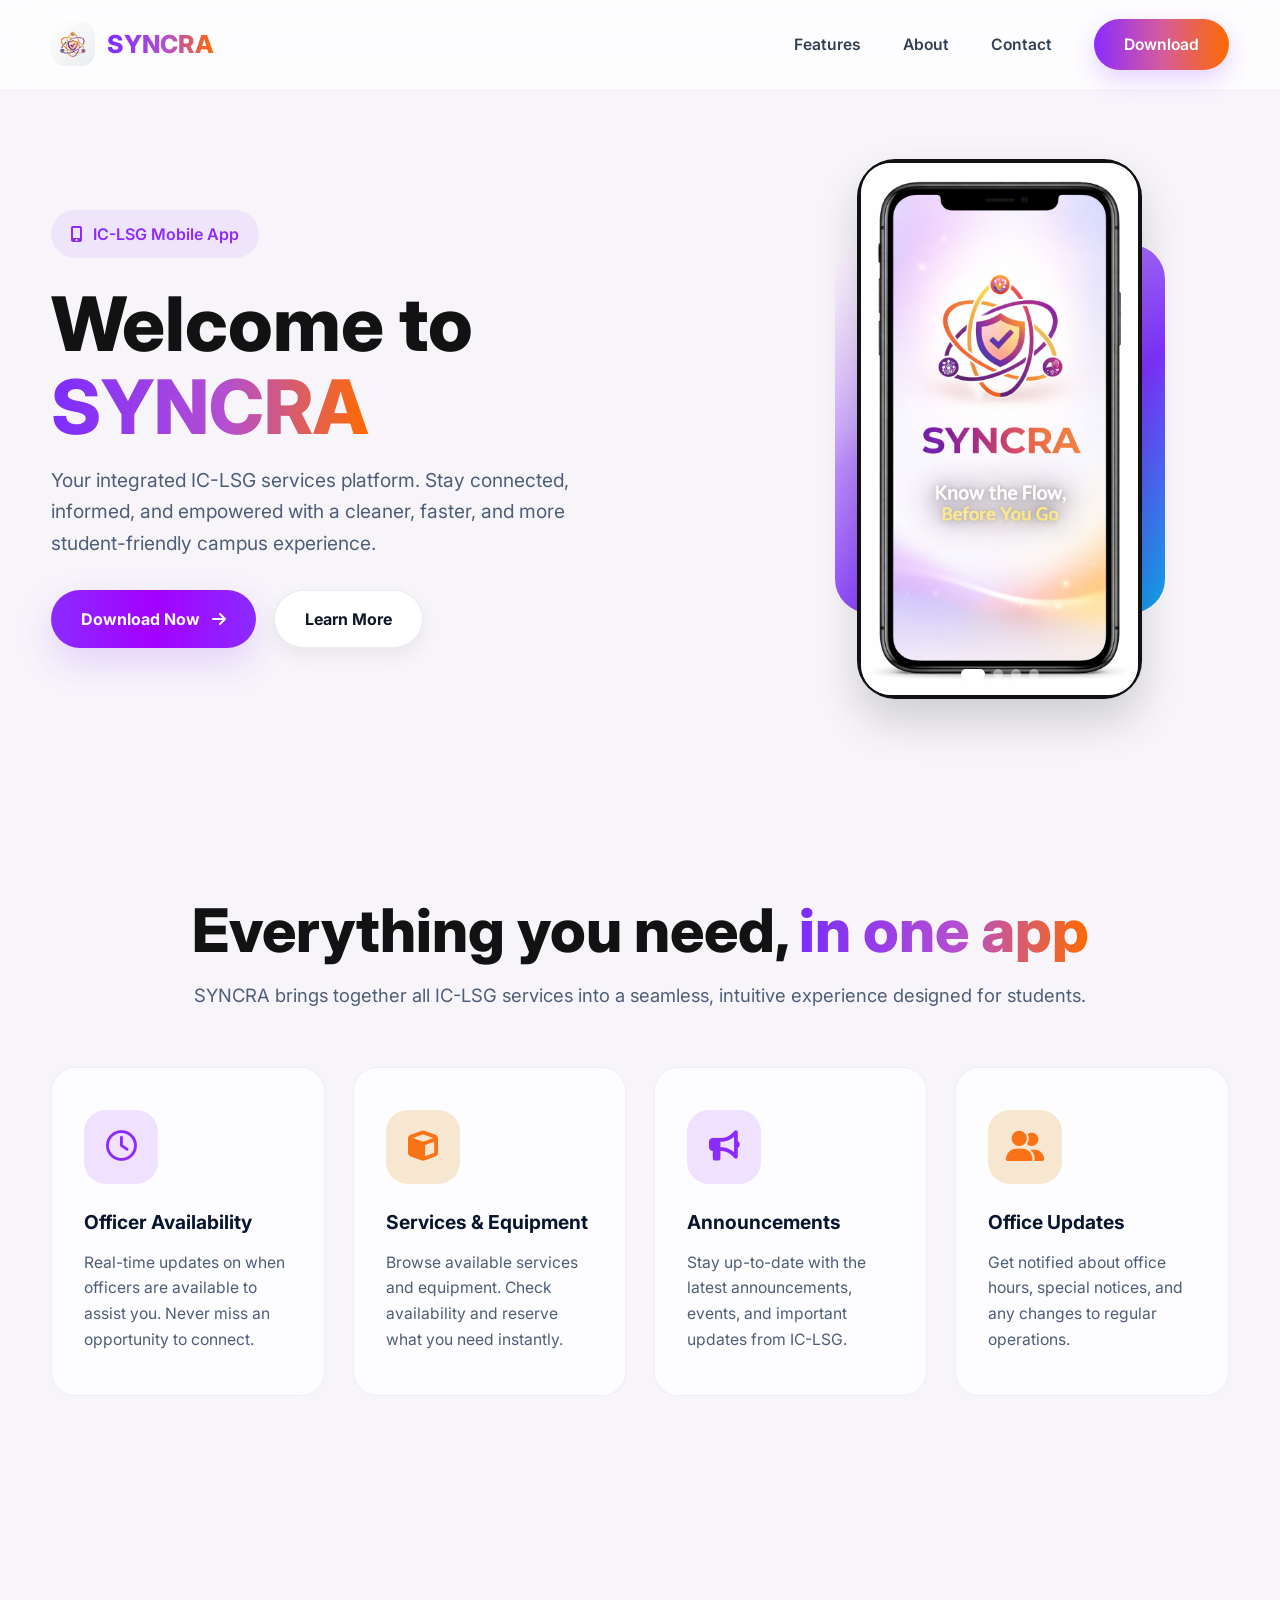
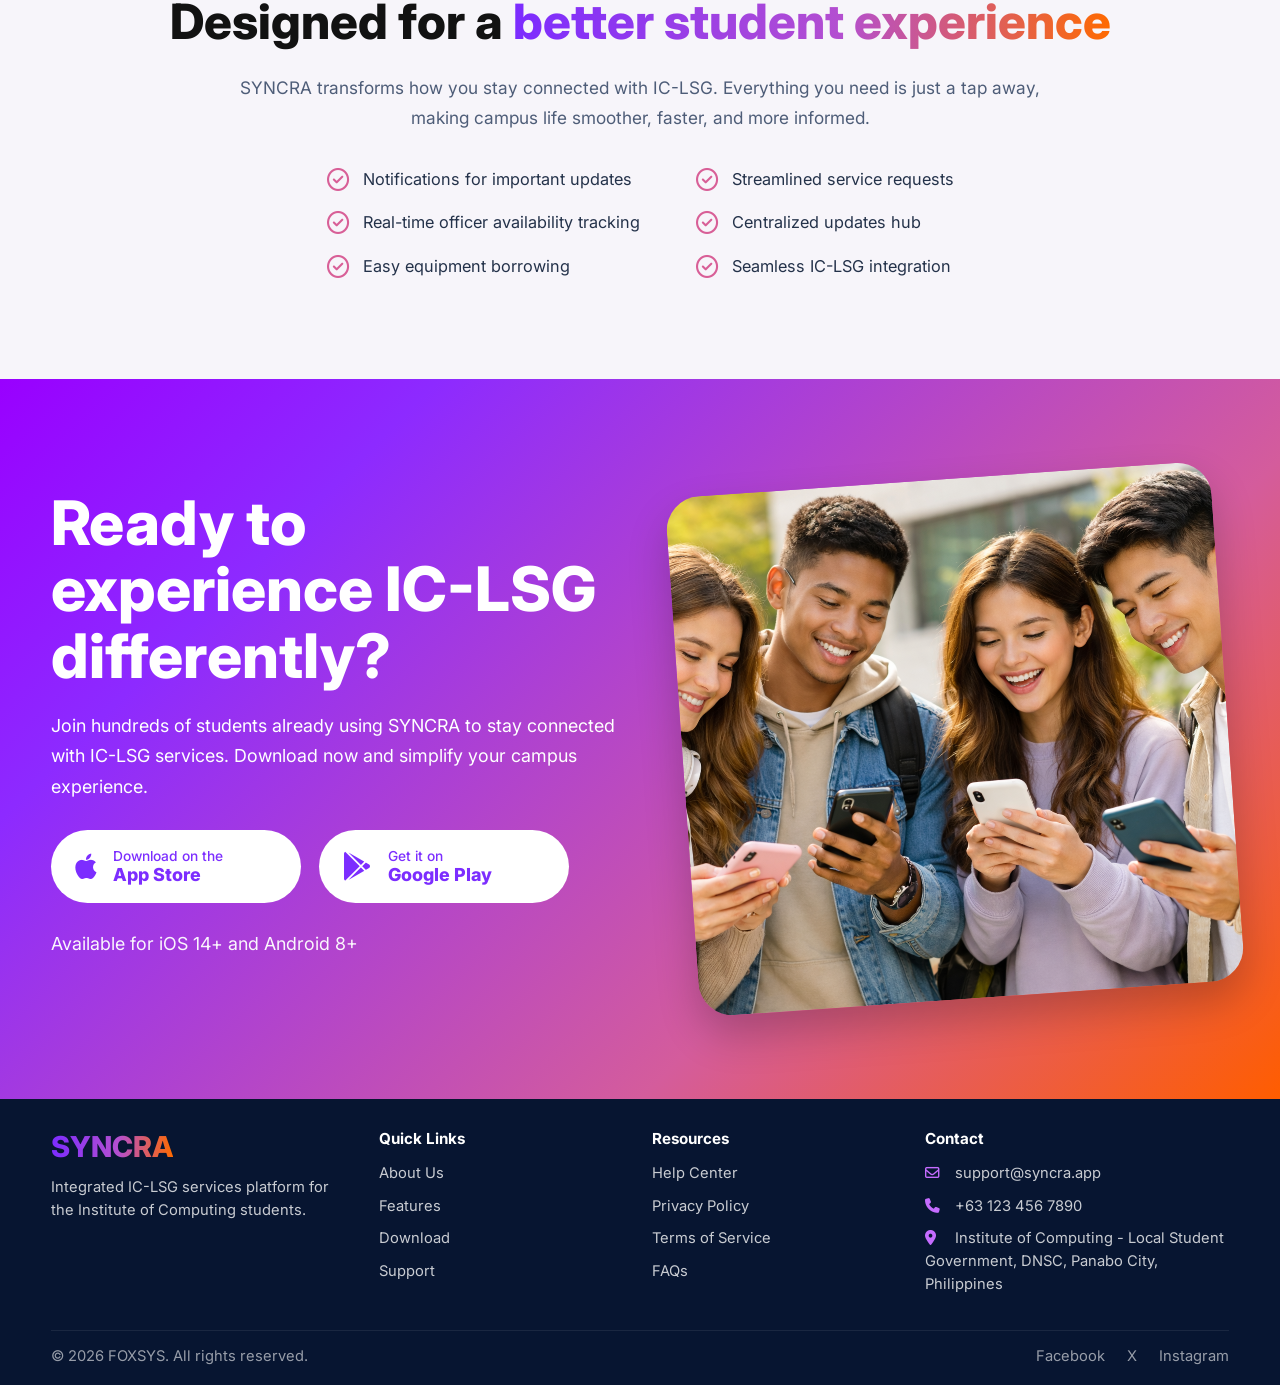
<file: index.html>
<!DOCTYPE html>
<html lang="en">
<head>
  <meta charset="UTF-8" />
  <meta name="viewport" content="width=device-width, initial-scale=1.0" />
  <title>SYNCRA | IC-LSG Mobile App</title>
  <meta
    name="description"
    content="SYNCRA is the integrated IC-LSG services platform for students. Stay connected, informed, and empowered."
  />
  <link rel="preconnect" href="https://fonts.googleapis.com" />
  <link rel="preconnect" href="https://fonts.gstatic.com" crossorigin />
  <link
    href="https://fonts.googleapis.com/css2?family=Inter:wght@400;500;600;700;800&display=swap"
    rel="stylesheet"
  />
  <link
    rel="stylesheet"
    href="https://cdnjs.cloudflare.com/ajax/libs/font-awesome/6.5.2/css/all.min.css"
  />
  <link rel="stylesheet" href="style.css" />
</head>
<body>
  <!-- NAVBAR -->
  <header class="navbar" id="top">
    <div class="container nav-container">
      <a href="#top" class="brand">
        <!-- LOGO PLACEHOLDER -->
        <div class="brand-logo">
          <img src="images/syncra logo.png" alt="SYNCRA Logo" />
        </div>
        <span class="brand-text gradient-text">SYNCRA</span>
      </a>

      <nav class="nav-menu" id="navMenu">
        <a href="#features">Features</a>
        <a href="#about">About</a>
        <a href="#contact">Contact</a>
        <a href="#download" class="nav-download-btn">Download</a>
      </nav>

      <button class="menu-toggle" id="menuToggle" aria-label="Toggle menu">
        <i class="fa-solid fa-bars"></i>
      </button>
    </div>
  </header>

  <main>
    <!-- HERO / WELCOME -->
    <section class="hero section">
      <div class="container hero-grid">
        <div class="hero-content">
          <div class="eyebrow">
            <i class="fa-solid fa-mobile-screen-button"></i>
            <span>IC-LSG Mobile App</span>
          </div>

          <h1 class="hero-title">
            Welcome to
            <span class="gradient-text block-title">SYNCRA</span>
          </h1>

          <p class="hero-description">
            Your integrated IC-LSG services platform. Stay connected,
            informed, and empowered with a cleaner, faster, and more
            student-friendly campus experience.
          </p>

          <div class="hero-buttons">
            <a href="https://play.google.com/store/games?hl=en" class="btn btn-primary">
              Download Now
              <i class="fa-solid fa-arrow-right"></i>
            </a>
            <a href="#about" class="btn btn-secondary">Learn More</a>
          </div>
        </div>

        <div class="hero-visual">
  <div class="hero-visual-bg"></div>

  <div class="phone-frame">
    <div class="phone-carousel" id="phoneCarousel">
      <div class="carousel-track">
        <div class="carousel-slide active">
          <img src="images/hero-phone.png" alt="SYNCRA app screen 1" />
        </div>
        <div class="carousel-slide">
          <img src="images/app-screen-2.png" alt="SYNCRA app screen 2" />
        </div>
        <div class="carousel-slide">
          <img src="images/app-screen-3.png" alt="SYNCRA app screen 3" />
        </div>
        <div class="carousel-slide">
          <img src="images/app-screen-4.png" alt="SYNCRA app screen 4" />
        </div>
      </div>

      <button class="carousel-btn prev" id="prevSlide" aria-label="Previous slide">
        <i class="fa-solid fa-chevron-left"></i>
      </button>

      <button class="carousel-btn next" id="nextSlide" aria-label="Next slide">
        <i class="fa-solid fa-chevron-right"></i>
      </button>

      <div class="carousel-dots" id="carouselDots">
        <button class="dot active" data-slide="0" aria-label="Go to slide 1"></button>
        <button class="dot" data-slide="1" aria-label="Go to slide 2"></button>
        <button class="dot" data-slide="2" aria-label="Go to slide 3"></button>
        <button class="dot" data-slide="3" aria-label="Go to slide 4"></button>
      </div>
    </div>
  </div>
</div>
          </div>
        </div>
      </div>
    </section>

    <!-- FEATURES -->
    <section class="features section" id="features">
      <div class="container">
        <div class="section-heading center">
          <h2>
            Everything you need,
            <span class="gradient-text">in one app</span>
          </h2>
          <p>
            SYNCRA brings together all IC-LSG services into a seamless,
            intuitive experience designed for students.
          </p>
        </div>

        <div class="feature-cards">
          <article class="feature-card">
            <div class="feature-icon lilac">
              <i class="fa-regular fa-clock"></i>
            </div>
            <h3>Officer Availability</h3>
            <p>
              Real-time updates on when officers are available to assist you.
              Never miss an opportunity to connect.
            </p>
          </article>

          <article class="feature-card">
            <div class="feature-icon peach">
              <i class="fa-solid fa-cube"></i>
            </div>
            <h3>Services &amp; Equipment</h3>
            <p>
              Browse available services and equipment. Check availability and
              reserve what you need instantly.
            </p>
          </article>

          <article class="feature-card">
            <div class="feature-icon lilac">
              <i class="fa-solid fa-bullhorn"></i>
            </div>
            <h3>Announcements</h3>
            <p>
              Stay up-to-date with the latest announcements, events, and
              important updates from IC-LSG.
            </p>
          </article>

          <article class="feature-card">
            <div class="feature-icon peach">
              <i class="fa-solid fa-user-group"></i>
            </div>
            <h3>Office Updates</h3>
            <p>
              Get notified about office hours, special notices, and any changes
              to regular operations.
            </p>
          </article>
        </div>
      </div>
    </section>

    <!-- ABOUT -->
    <section class="about section" id="about">
  <div class="container about-single">
    <div class="about-content">
      <h2>
        Designed for a
        <span class="gradient-text">better student experience</span>
      </h2>

      <p>
       SYNCRA transforms how you stay connected with IC-LSG. Everything you need is 
       just a tap away, making campus life smoother, faster, and more informed.
      </p>

      <ul class="about-list">
        <li><i class="fa-regular fa-circle-check"></i><span>Notifications for important updates</span></li>
        <li><i class="fa-regular fa-circle-check"></i><span>Streamlined service requests</span></li>
        <li><i class="fa-regular fa-circle-check"></i><span>Real-time officer availability tracking</span></li>
        <li><i class="fa-regular fa-circle-check"></i><span>Centralized updates hub</span></li>
        <li><i class="fa-regular fa-circle-check"></i><span>Easy equipment borrowing</span></li>
        <li><i class="fa-regular fa-circle-check"></i><span>Seamless IC-LSG integration</span></li>
      </ul>
    </div>
  </div>
</section>

    <!-- DOWNLOAD -->
    <section class="download section" id="download">
      <div class="container download-grid">
        <div class="download-content">
          <h2>Ready to experience IC-LSG differently?</h2>
          <p>
            Join hundreds of students already using SYNCRA to stay connected
            with IC-LSG services. Download now and simplify your campus
            experience.
          </p>

          <div class="store-buttons">
            <a
                href="https://www.apple.com/app-store/"
                target="_blank"
                rel="noopener noreferrer"
                class="store-btn"
                    >
                <i class="fa-brands fa-apple"></i>
            <span>
                <small>Download on the</small>
                <strong>App Store</strong>
            </span>
            </a>

            <a
                href="https://play.google.com/store/games?hl=en"
                target="_blank"
                rel="noopener noreferrer"
                class="store-btn"
                >
            <i class="fa-brands fa-google-play"></i>
            <span>
                <small>Get it on</small>
                <strong>Google Play</strong>
            </span>
            </a>
            </div>

          <p class="availability">Available for iOS 14+ and Android 8+</p>
        </div>

        <div class="tilt-card">
          <!-- tilted image -->
          <img
            src="images/mobile-user.png"
            alt="User browsing a mobile phone"
          />
        </div>
      </div>
    </section>
  </main>

  <!-- FOOTER -->
  <footer class="footer" id="contact">
    <div class="container footer-grid">
      <div class="footer-col">
        <h3 class="footer-logo gradient-text">SYNCRA</h3>
        <p>
          Integrated IC-LSG services platform for the Institute of Computing
          students.
        </p>
      </div>

      <div class="footer-col">
        <h4>Quick Links</h4>
        <a href="#about">About Us</a>
        <a href="#features">Features</a>
        <a href="#download">Download</a>
        <a href="#contact">Support</a>
      </div>

      <div class="footer-col">
        <h4>Resources</h4>
        <a href="#">Help Center</a>
        <a href="#">Privacy Policy</a>
        <a href="#">Terms of Service</a>
        <a href="#">FAQs</a>
      </div>

      <div class="footer-col">
        <h4>Contact</h4>
        <p><i class="fa-regular fa-envelope"></i> support@syncra.app</p>
        <p><i class="fa-solid fa-phone"></i> +63 123 456 7890</p>
        <p>
          <i class="fa-solid fa-location-dot"></i> Institute of Computing - Local
          Student Government, DNSC, Panabo City, Philippines
        </p>
      </div>
    </div>

    <div class="container footer-bottom">
      <p>© 2026 FOXSYS. All rights reserved.</p>
      <div class="social-links">
        <a href="https://www.facebook.com/" target="_blank" rel="noopener noreferrer">Facebook</a>
        <a href="https://x.com/i/flow/login" target="_blank" rel="noopener noreferrer">X</a>
        <a href="https://www.instagram.com/accounts/login/" target="_blank" rel="noopener noreferrer">Instagram</a>
    </div>
    </div>
  </footer>

  <script src="script.js"></script>
</body>
</html>
</file>
<file: style.css>
:root {
  --bg: #f7f5fa;
  --white: #ffffff;
  --text: #121212;
  --muted: #4e5d78;
  --line: rgba(18, 18, 18, 0.06);

  --grad-1: #8c2bff;
  --grad-2: #d45c9c;
  --grad-3: #ff6a00;

  --nav-bg: rgba(255, 255, 255, 0.72);
  --footer-bg: #071531;

  --shadow-soft: 0 10px 30px rgba(0, 0, 0, 0.08);
  --shadow-pop: 0 14px 36px rgba(141, 42, 255, 0.18);

  --radius-sm: 16px;
  --radius-md: 24px;
  --radius-lg: 32px;

  --container: 1200px;
  --nav-height: 88px;
}

* {
  margin: 0;
  padding: 0;
  box-sizing: border-box;
}

html {
  scroll-behavior: smooth;
  scroll-padding-top: 110px;
}

body {
  font-family: "Inter", sans-serif;
  background: var(--bg);
  color: var(--text);
  overflow-x: hidden;
}

img {
  display: block;
  width: 100%;
}

a {
  text-decoration: none;
  color: inherit;
}

button {
  font: inherit;
}

.container {
  width: min(92%, var(--container));
  margin: 0 auto;
}

.section {
  padding: 100px 0;
}

.center {
  text-align: center;
}

.gradient-text {
  background: linear-gradient(90deg, #7c2cff 0%, #b44fd0 55%, #ff6a00 100%);
  -webkit-background-clip: text;
  background-clip: text;
  -webkit-text-fill-color: transparent;
  color: transparent;
  display: inline-block;
  width: fit-content;
}

/* NAVBAR */
.navbar {
  position: sticky;
  top: 0;
  z-index: 1000;
  background: var(--nav-bg);
  backdrop-filter: blur(18px);
  -webkit-backdrop-filter: blur(18px);
  border-bottom: 1px solid rgba(255, 255, 255, 0.4);
}

.nav-container {
  min-height: var(--nav-height);
  display: flex;
  align-items: center;
  justify-content: space-between;
  gap: 24px;
}

.brand {
  display: flex;
  align-items: center;
  gap: 12px;
  flex-shrink: 0;
}

.brand-logo {
  width: 44px;
  height: 44px;
  border-radius: 14px;
  overflow: hidden;
  background: linear-gradient(135deg, rgba(140, 43, 255, 0.12), rgba(255, 106, 0, 0.12));
  display: flex;
  align-items: center;
  justify-content: center;
}

.brand-logo img {
  width: 100%;
  height: 100%;
  object-fit: cover;
}

.brand-text {
  font-size: 1.55rem;
  font-weight: 800;
  letter-spacing: 0.3px;
}

.nav-menu {
  display: flex;
  align-items: center;
  gap: 42px;
}

.nav-menu a {
  font-size: 0.98rem;
  font-weight: 600;
  color: #334155;
  transition: 0.25s ease;
}

.nav-menu a:hover {
  color: #8c2bff;
}

.nav-download-btn {
  padding: 16px 30px;
  border-radius: 999px;
  color: #fff !important;
  background: linear-gradient(90deg, var(--grad-1), var(--grad-2), var(--grad-3));
  box-shadow: 0 10px 24px rgba(140, 43, 255, 0.2);
  transition: transform 0.25s ease, box-shadow 0.25s ease;
}

.nav-download-btn:hover {
  transform: translateY(-3px) scale(1.03);
  box-shadow: 0 16px 32px rgba(140, 43, 255, 0.28);
}

.menu-toggle {
  display: none;
  border: none;
  background: transparent;
  font-size: 1.6rem;
  color: #334155;
  cursor: pointer;
}

/* HERO */
.hero {
  padding-top: 70px;
}

.hero-grid {
  display: grid;
  grid-template-columns: 1.2fr 0.8fr;
  align-items: center;
  gap: 32px;
}

.eyebrow {
  width: fit-content;
  display: inline-flex;
  align-items: center;
  gap: 10px;
  padding: 14px 20px;
  border-radius: 999px;
  background: rgba(140, 43, 255, 0.08);
  color: #8c2bff;
  font-weight: 600;
  margin-bottom: 28px;
}

.hero-title {
  font-size: clamp(2.9rem, 6vw, 4.7rem);
  line-height: 1;
  font-weight: 800;
  margin-bottom: 20px;
}

.block-title {
  display: inline-block;
  width: fit-content;
  margin-top: 8px;
}

.hero-description {
  max-width: 580px;
  font-size: clamp(1rem, 1.5vw, 1.2rem);
  line-height: 1.65;
  color: var(--muted);
  margin-bottom: 30px;
}

.hero-buttons {
  display: flex;
  align-items: center;
  gap: 18px;
  flex-wrap: wrap;
}

.btn {
  display: inline-flex;
  align-items: center;
  justify-content: center;
  gap: 12px;
  min-height: 58px;
  padding: 0 30px;
  border-radius: 999px;
  font-weight: 700;
  font-size: 1rem;
  transition: transform 0.25s ease, box-shadow 0.25s ease, background 0.25s ease;
}

.btn:hover {
  transform: translateY(-4px) scale(1.03);
}

.btn-primary {
  color: #fff;
  background: linear-gradient(90deg, var(--grad-1), #a300ff, #8c2bff);
  box-shadow: var(--shadow-pop);
}

.btn-primary:hover {
  box-shadow: 0 18px 36px rgba(141, 42, 255, 0.28);
}

.btn-secondary {
  color: #0f172a;
  background: #fff;
  border: 1px solid rgba(15, 23, 42, 0.08);
  box-shadow: 0 8px 20px rgba(0, 0, 0, 0.06);
}

.hero-visual {
  position: relative;
  display: flex;
  justify-content: center;
  align-items: center;
}

.hero-visual-bg {
  position: absolute;
  inset: 16% 14% 16% 14%;
  border-radius: 34px;
  background:
    radial-gradient(circle at top left, rgba(255, 255, 255, 0.8), transparent 45%),
    linear-gradient(135deg, #f2d3ff 0%, #c69cff 28%, #7f32ff 62%, #0ea5e9 100%);
}

.phone-frame {
  position: relative;
  width: min(285px, 100%);
  height: 540px;
  border-radius: 38px;
  padding: 4px;
  background: #111;
  box-shadow: 0 22px 44px rgba(0, 0, 0, 0.16);
  z-index: 2;
  overflow: hidden;
  margin: 0 auto;
}

.phone-carousel {
  position: relative;
  width: 100%;
  height: 100%;
  border-radius: 30px;
  overflow: hidden;
  background: #f7f5fa;
}

.carousel-track {
  position: relative;
  width: 100%;
  height: 100%;
}

.carousel-slide {
  position: absolute;
  inset: 0;
  opacity: 0;
  pointer-events: none;
  transition: opacity 0.45s ease;
}

.carousel-slide.active {
  opacity: 1;
  pointer-events: auto;
}

.carousel-slide img {
  width: 100%;
  height: 100%;
  object-fit: cover;
  object-position: center;
  border-radius: 30px;
}

.carousel-btn {
  position: absolute;
  top: 50%;
  transform: translateY(-50%);
  width: 42px;
  height: 42px;
  border: none;
  border-radius: 50%;
  background: rgba(255, 255, 255, 0.18);
  color: #fff;
  backdrop-filter: blur(10px);
  -webkit-backdrop-filter: blur(10px);
  cursor: pointer;
  z-index: 3;
  transition: 0.25s ease;
  opacity: 0;
}

.phone-carousel:hover .carousel-btn {
  opacity: 1;
}

.carousel-btn:hover {
  transform: translateY(-50%) scale(1.08);
  background: rgba(255, 255, 255, 0.28);
}

.carousel-btn.prev {
  left: 12px;
}

.carousel-btn.next {
  right: 12px;
}

.carousel-dots {
  position: absolute;
  left: 50%;
  bottom: 16px;
  transform: translateX(-50%);
  display: flex;
  gap: 8px;
  z-index: 3;
}

.dot {
  width: 10px;
  height: 10px;
  border: none;
  border-radius: 50%;
  background: rgba(255, 255, 255, 0.45);
  cursor: pointer;
  transition: 0.25s ease;
}

.dot.active {
  width: 24px;
  border-radius: 999px;
  background: #fff;
}

/* SECTION HEADING */
.section-heading {
  max-width: 950px;
  margin: 0 auto 56px;
}

.section-heading h2 {
  font-size: clamp(2.3rem, 4.7vw, 4.2rem);
  line-height: 1.05;
  font-weight: 800;
  margin-bottom: 18px;
}

.section-heading p {
  font-size: clamp(1rem, 1.5vw, 1.15rem);
  line-height: 1.65;
  color: var(--muted);
}

/* FEATURES */
.features {
  position: relative;
}

.feature-cards {
  display: grid;
  grid-template-columns: repeat(4, 1fr);
  gap: 28px;
}

.feature-card {
  background: rgba(255, 255, 255, 0.72);
  border: 1px solid var(--line);
  border-radius: var(--radius-md);
  padding: 42px 32px;
  min-height: 300px;
  transition: transform 0.3s ease, box-shadow 0.3s ease, background 0.3s ease;
}

.feature-card:hover {
  transform: translateY(-12px) scale(1.01);
  box-shadow: 0 24px 40px rgba(0, 0, 0, 0.08);
  background: rgba(255, 255, 255, 0.96);
}

.feature-icon {
  width: 74px;
  height: 74px;
  border-radius: 22px;
  display: grid;
  place-items: center;
  margin-bottom: 26px;
  font-size: 1.9rem;
}

.feature-icon.lilac {
  background: #efe1ff;
  color: #8c2bff;
}

.feature-icon.peach {
  background: #f8e7d0;
  color: #f97316;
}

.feature-card h3 {
  font-size: clamp(1.15rem, 1.5vw, 1.45rem);
  line-height: 1.25;
  margin-bottom: 16px;
  color: #08152e;
}

.feature-card p {
  font-size: 0.98rem;
  line-height: 1.65;
  color: var(--muted);
}

/* ABOUT */
.about {
  padding: 100px 0;
}

.about-single {
  display: flex;
  justify-content: center;
}

.about-content {
  width: 100%;
  max-width: 900px;
  margin: 0 auto;
}

.about-content {
  width: 100%;
  max-width: 980px;
  margin: 0 auto;
  display: flex;
  flex-direction: column;
  align-items: center;
}

.about-content h2 {
  font-size: clamp(2rem, 3.8vw, 3.6rem);
  line-height: 1.08;
  font-weight: 800;
  margin-bottom: 24px;
  text-align: center;
}

.about-content p {
  max-width: 820px;
  font-size: 1.08rem;
  line-height: 1.75;
  color: var(--muted);
  margin: 0 auto 34px;
  text-align: center;
}

.about-list {
  list-style: none;
  display: grid;
  grid-template-columns: repeat(2, max-content);
  justify-content: center;
  column-gap: 56px;
  row-gap: 18px;
  padding: 0;
  margin: 0 auto;
}

.about-list li {
  display: flex;
  align-items: flex-start;
  gap: 14px;
  font-size: 1.02rem;
  line-height: 1.55;
  color: #24324a;
}

.about-list i {
  color: #d85f97;
  font-size: 1.4rem;
  margin-top: 2px;
  flex-shrink: 0;
}

/* DOWNLOAD */
.download {
  background: linear-gradient(135deg, #9900ff 0%, #8d2aff 22%, #d45c9c 68%, #ff5d00 100%);
  color: #fff;
}

.download-grid {
  display: grid;
  grid-template-columns: 1fr 0.95fr;
  gap: 56px;
  align-items: center;
}

.download-content h2 {
  font-size: clamp(2.3rem, 4.8vw, 4.2rem);
  line-height: 1.08;
  font-weight: 800;
  margin-bottom: 22px;
}

.download-content p {
  font-size: clamp(1rem, 1.4vw, 1.12rem);
  line-height: 1.7;
  margin-bottom: 28px;
  max-width: 650px;
}

.store-buttons {
  display: flex;
  gap: 18px;
  flex-wrap: wrap;
  margin-bottom: 26px;
}

.store-btn {
  min-width: 250px;
  display: inline-flex;
  align-items: center;
  gap: 16px;
  padding: 18px 24px;
  background: #fff;
  color: #7c2dff;
  border-radius: 999px;
  transition: transform 0.25s ease, box-shadow 0.25s ease;
}

.store-btn:hover {
  transform: translateY(-4px) scale(1.03);
  box-shadow: 0 16px 32px rgba(0, 0, 0, 0.16);
}

.store-btn i {
  font-size: 1.8rem;
}

.store-btn span {
  display: flex;
  flex-direction: column;
}

.store-btn small {
  font-size: 0.86rem;
  font-weight: 500;
}

.store-btn strong {
  font-size: 1.12rem;
  font-weight: 800;
}

.availability {
  font-size: 0.82rem;
  line-height: 1.4;
  margin-bottom: 0;
  opacity: 0.95;
}

.tilt-card {
  border-radius: 34px;
  overflow: hidden;
  transform: rotate(-4deg);
  transition: transform 0.35s ease, box-shadow 0.35s ease;
  box-shadow: 0 20px 40px rgba(0, 0, 0, 0.22);
}

.tilt-card:hover {
  transform: rotate(0deg) translateY(-6px);
  box-shadow: 0 28px 44px rgba(0, 0, 0, 0.28);
}

.tilt-card img {
  min-height: 520px;
  object-fit: cover;
}

/* FOOTER */
.footer {
  background: var(--footer-bg);
  color: rgba(255, 255, 255, 0.88);
  padding-top: 38px;
}

.footer-grid {
  display: grid;
  grid-template-columns: 1.1fr 0.9fr 0.9fr 1.1fr;
  gap: 28px;
  padding-bottom: 32px;
}

.footer-logo {
  font-size: 1.8rem;
  font-weight: 800;
  margin-bottom: 12px;
}

.footer-col h4 {
  font-size: 0.95rem;
  color: #fff;
  margin-bottom: 14px;
}

.footer-col p,
.footer-col a {
  display: block;
  font-size: 0.92rem;
  line-height: 1.55;
  color: rgba(255, 255, 255, 0.78);
  margin-bottom: 10px;
  transition: 0.25s ease;
}

.footer-col a:hover,
.social-links a:hover {
  color: #c56cff;
  transform: translateX(3px);
}

.footer-col i {
  width: 18px;
  margin-right: 8px;
  color: #c56cff;
}

.footer-bottom {
  border-top: 1px solid rgba(255, 255, 255, 0.08);
  padding: 18px 0 24px;
  display: flex;
  align-items: center;
  justify-content: space-between;
  gap: 16px;
}

.footer-bottom p {
  color: rgba(255, 255, 255, 0.58);
  font-size: 0.92rem;
}

.social-links {
  display: flex;
  gap: 22px;
  flex-wrap: wrap;
}

.social-links a {
  color: rgba(255, 255, 255, 0.58);
  transition: 0.25s ease;
  font-size: 0.92rem;
}

.footer {
  padding-top: 30px;
}

.footer-grid {
  padding-bottom: 24px;
  gap: 24px;
}

.footer-bottom {
  padding: 16px 0 20px;
}

/* RESPONSIVE */
@media (min-width: 992px) {
  .about-content h2 {
    white-space: nowrap;
  }
}

@media (max-width: 1180px) {
  .feature-cards {
    grid-template-columns: repeat(2, 1fr);
  }

  .hero-grid,
  .download-grid,
  .footer-grid {
    grid-template-columns: 1fr;
  }

  .hero-content {
    order: 1;
  }

  .hero-visual {
    order: 2;
  }

  .download-content {
    max-width: 900px;
  }
}

@media (max-width: 900px) {
  .nav-menu {
    position: absolute;
    top: calc(var(--nav-height) + 8px);
    right: 4%;
    width: min(280px, 92vw);
    padding: 20px;
    background: rgba(255, 255, 255, 0.94);
    backdrop-filter: blur(18px);
    -webkit-backdrop-filter: blur(18px);
    border: 1px solid rgba(0, 0, 0, 0.06);
    border-radius: 24px;
    box-shadow: 0 20px 40px rgba(0, 0, 0, 0.08);
    flex-direction: column;
    align-items: flex-start;
    gap: 18px;
    opacity: 0;
    pointer-events: none;
    transform: translateY(-10px);
    transition: 0.25s ease;
  }

  .nav-menu.active {
    opacity: 1;
    pointer-events: auto;
    transform: translateY(0);
  }

  .menu-toggle {
    display: block;
  }

  .feature-card {
    min-height: auto;
  }

  .tilt-card img {
    min-height: 400px;
  }

  .footer-bottom {
    flex-direction: column;
    align-items: flex-start;
  }
}

@media (max-width: 768px) {
  .about-content h2 {
    font-size: clamp(2.1rem, 8vw, 3.4rem);
    margin-bottom: 20px;
    white-space: normal;
  }

  .about-content p {
    font-size: 1rem;
    margin-bottom: 26px;
  }

  .about-list {
    grid-template-columns: 1fr;
    gap: 16px;
  }

  .about-list li {
    font-size: 0.98rem;
  }
}

@media (max-width: 640px) {
  :root {
    --nav-height: 78px;
  }

  .section {
    padding: 82px 0;
  }

  .brand-text {
    font-size: 1.8rem;
  }

  .hero-title {
    line-height: 1.02;
  }

  .hero-buttons,
  .store-buttons {
    flex-direction: column;
    align-items: stretch;
  }

  .btn,
  .store-btn {
    width: 100%;
  }

  .feature-cards {
    grid-template-columns: 1fr;
  }

  .feature-card {
    padding: 32px 24px;
  }

  .phone-frame {
    width: min(280px, 100%);
  }

  .carousel-btn {
    width: 38px;
    height: 38px;
  }

  @media (max-width: 640px) {
  .store-buttons {
    display: flex;
    flex-direction: column;
    align-items: stretch;
    gap: 14px;
    width: 100%;
  }

  .store-btn {
  width: 100%;
  min-width: 0;
  display: inline-flex;
  align-items: center;
  gap: 16px;
  padding: 18px 24px;
  background: #fff;
  color: #7c2dff;
  border-radius: 999px;
  transition: transform 0.25s ease, box-shadow 0.25s ease;
}

  .store-btn i {
    font-size: 1.45rem;
    flex-shrink: 0;
  }

  .store-btn small {
    font-size: 0.78rem;
  }

  .store-btn strong {
    font-size: 0.98rem;
    line-height: 1.2;
  }
}

@media (max-width: 768px) {
  .footer {
    padding-top: 24px;
  }

  .footer-grid {
    grid-template-columns: 1fr;
    gap: 20px;
    padding-bottom: 20px;
  }

  .footer-col {
    text-align: left;
  }

  .footer-logo {
    font-size: 1.6rem;
    margin-bottom: 10px;
  }

  .footer-col h4 {
    font-size: 0.95rem;
    margin-bottom: 10px;
  }

  .footer-col p,
  .footer-col a {
    font-size: 0.9rem;
    line-height: 1.5;
    margin-bottom: 8px;
  }

  .footer-bottom {
    flex-direction: column;
    align-items: flex-start;
    gap: 12px;
    padding: 14px 0 18px;
  }

  .social-links {
    gap: 16px;
  }

  .social-links a {
    font-size: 0.88rem;
  }
}

@media (max-width: 768px) {
  .footer-grid {
    display: grid;
    grid-template-columns: 1fr 1fr;
    gap: 20px 24px;
    padding-bottom: 20px;
  }

  .footer-col:first-child,
  .footer-col:last-child {
    grid-column: 1 / -1;
  }
}
}
</file>
